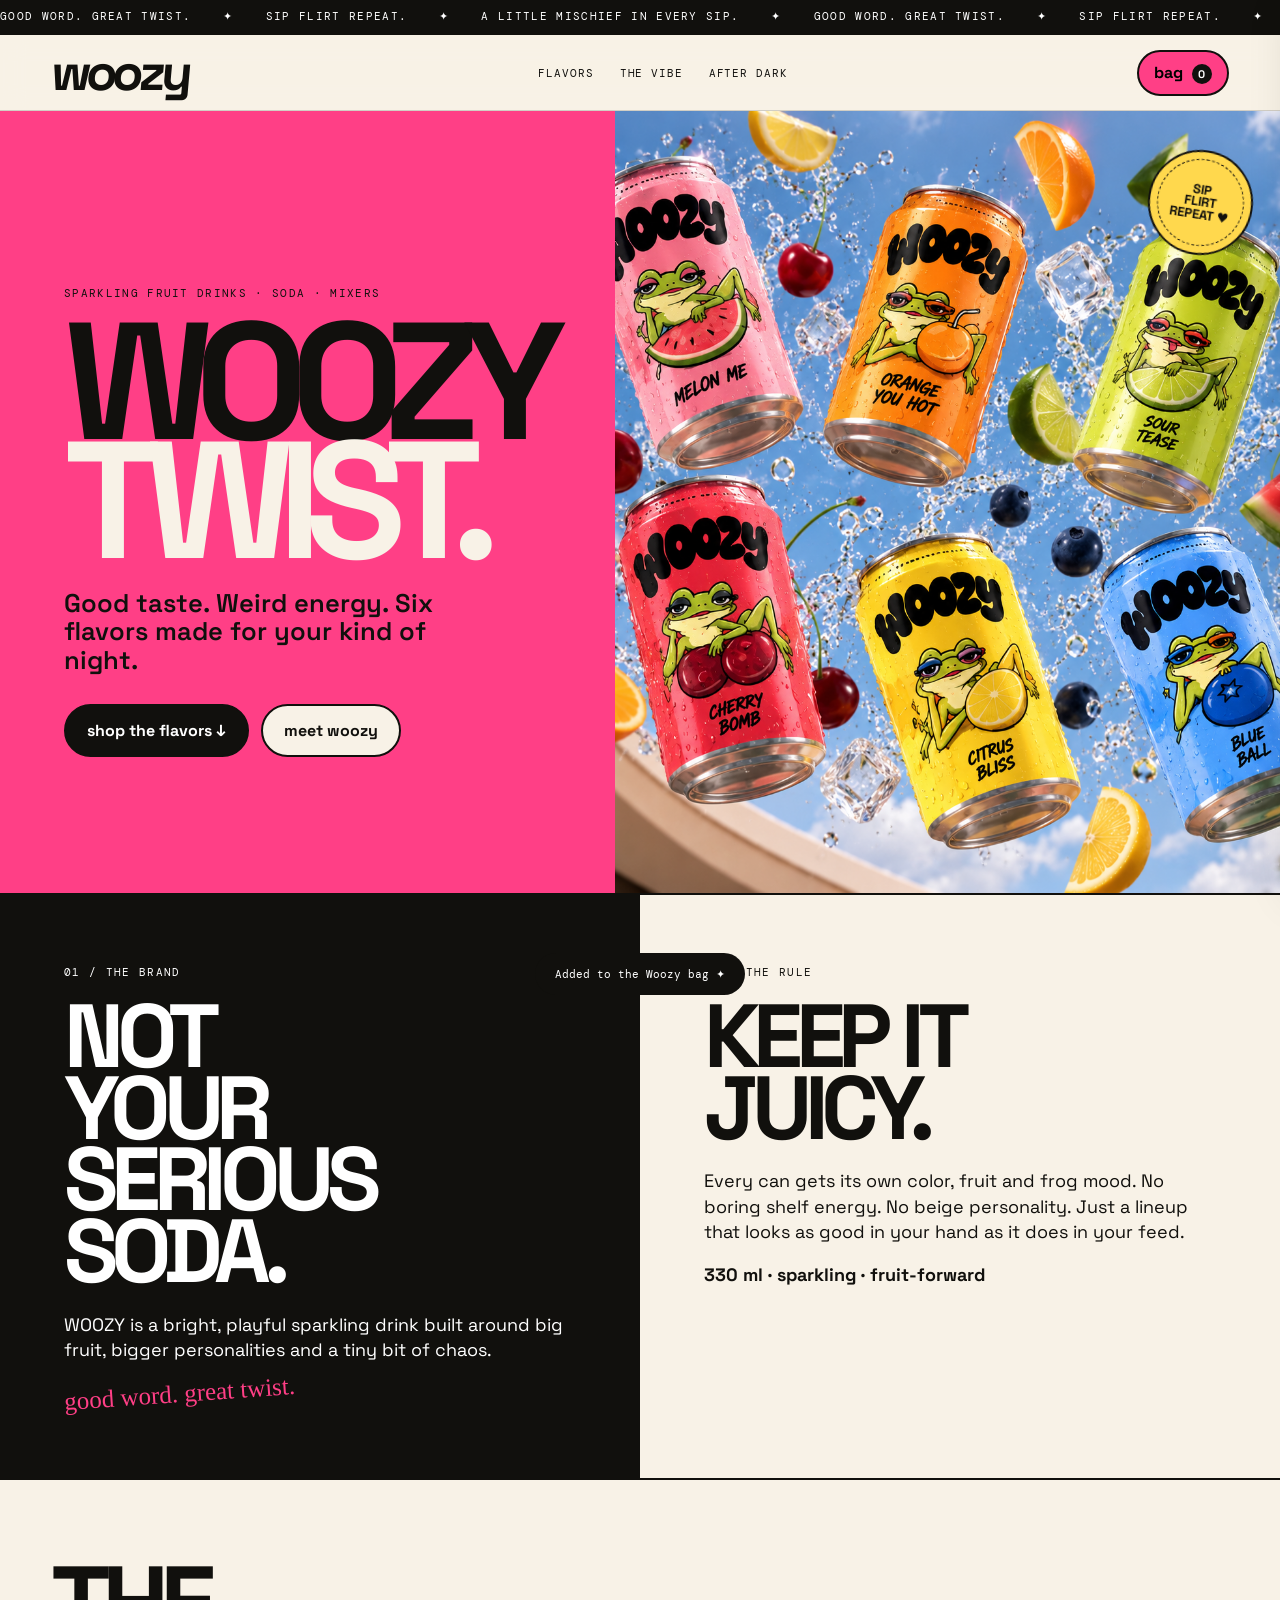
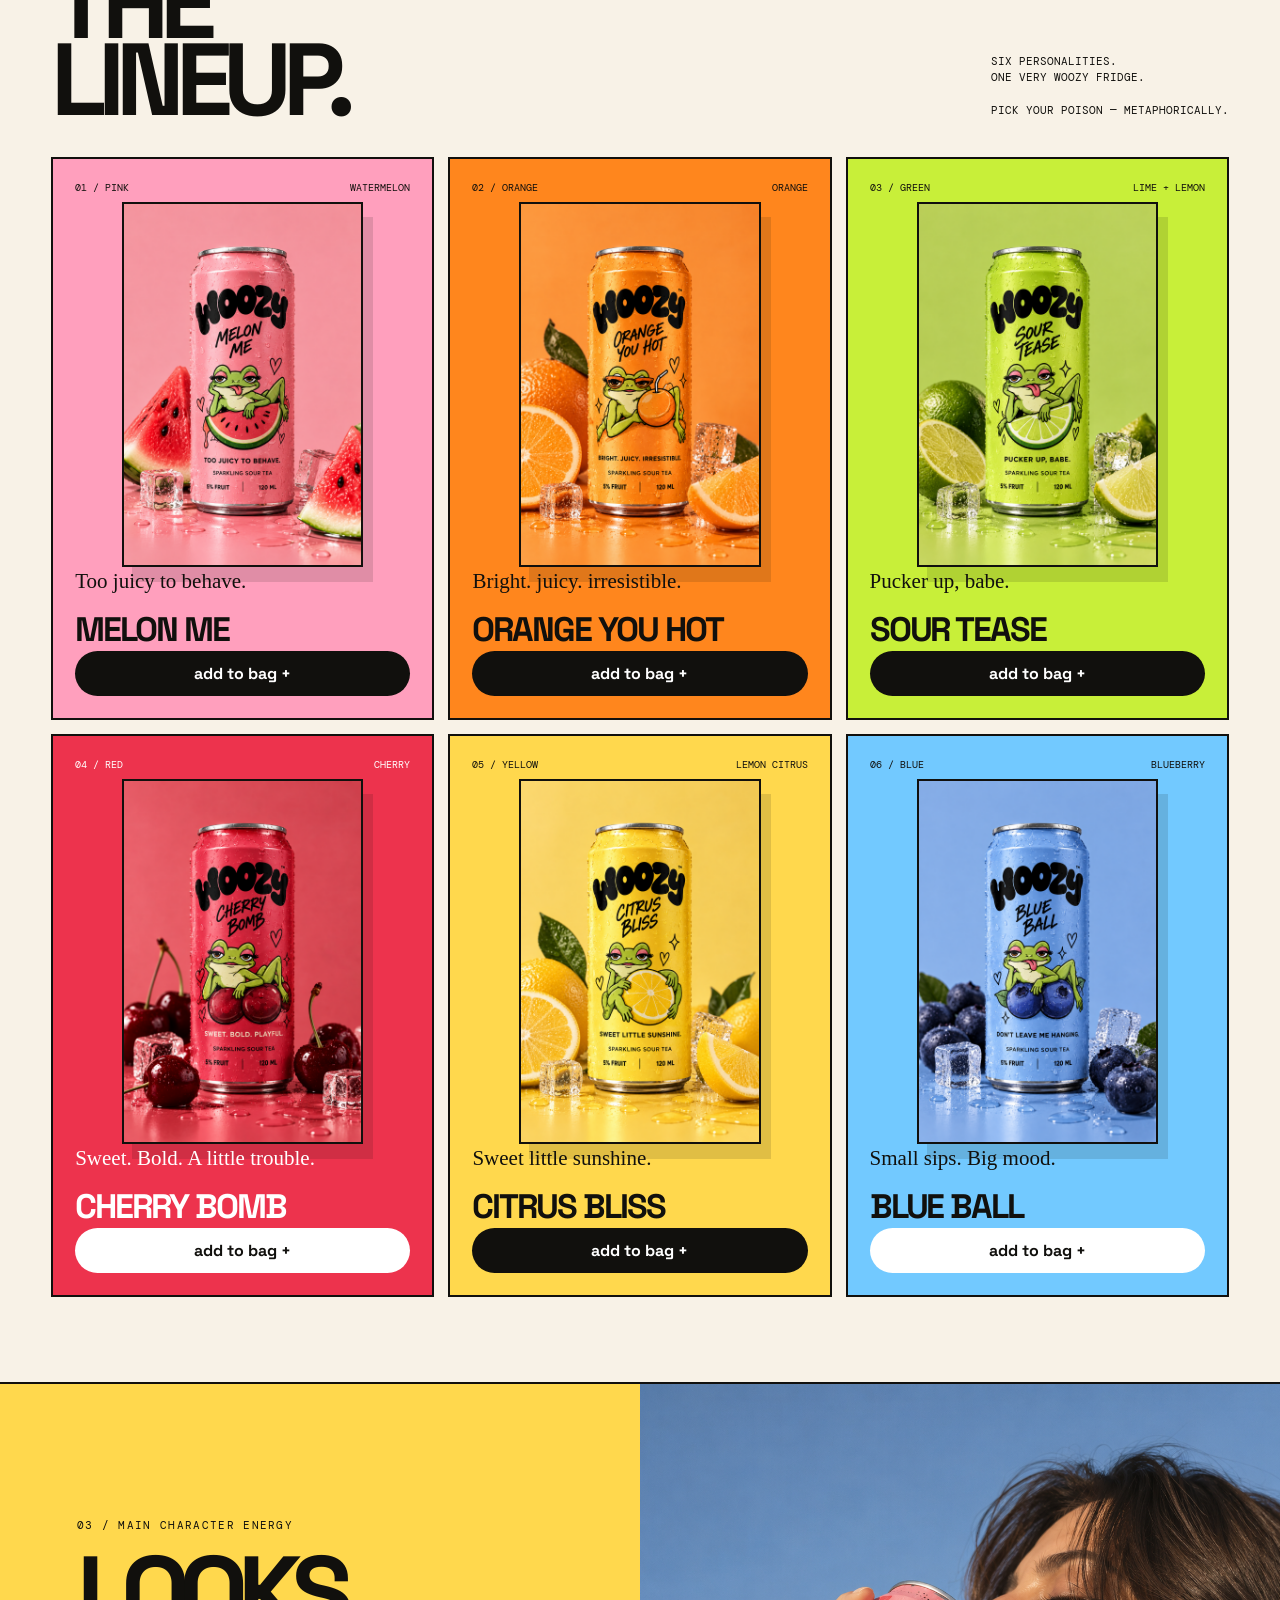
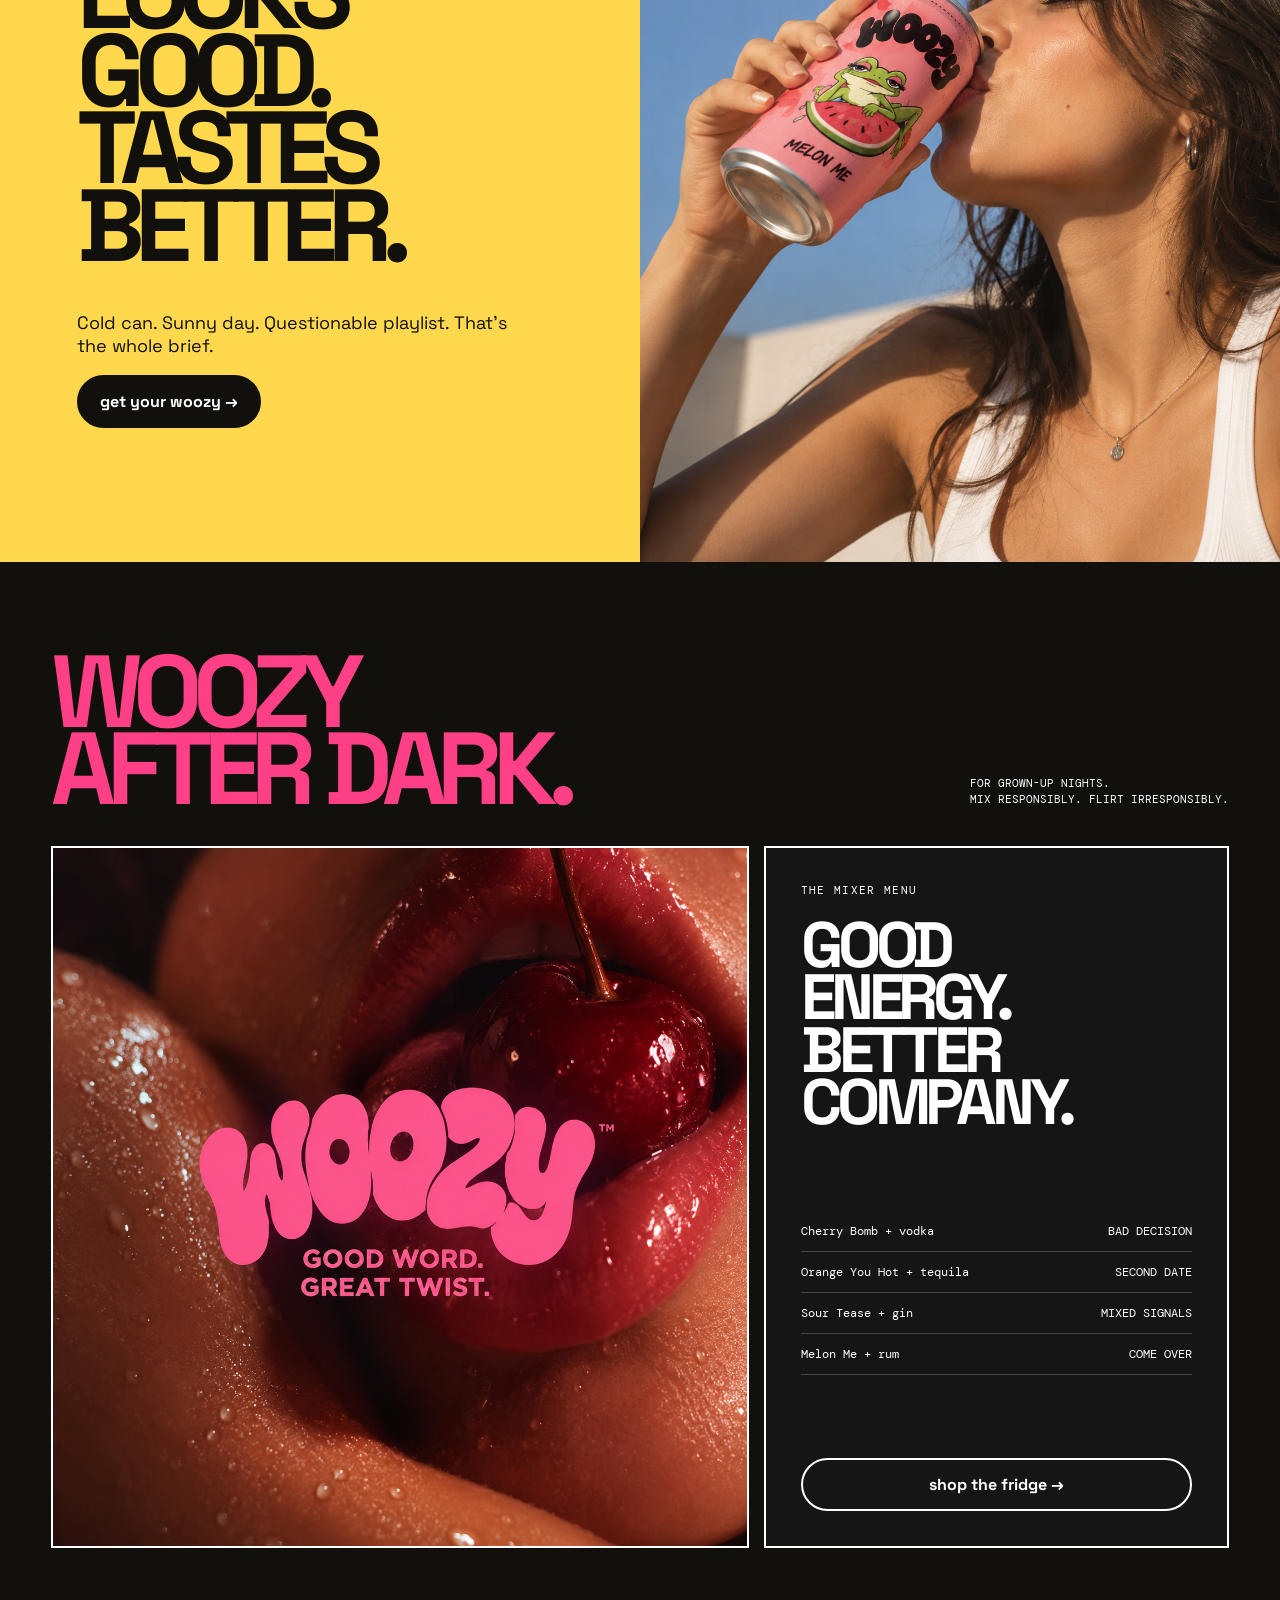
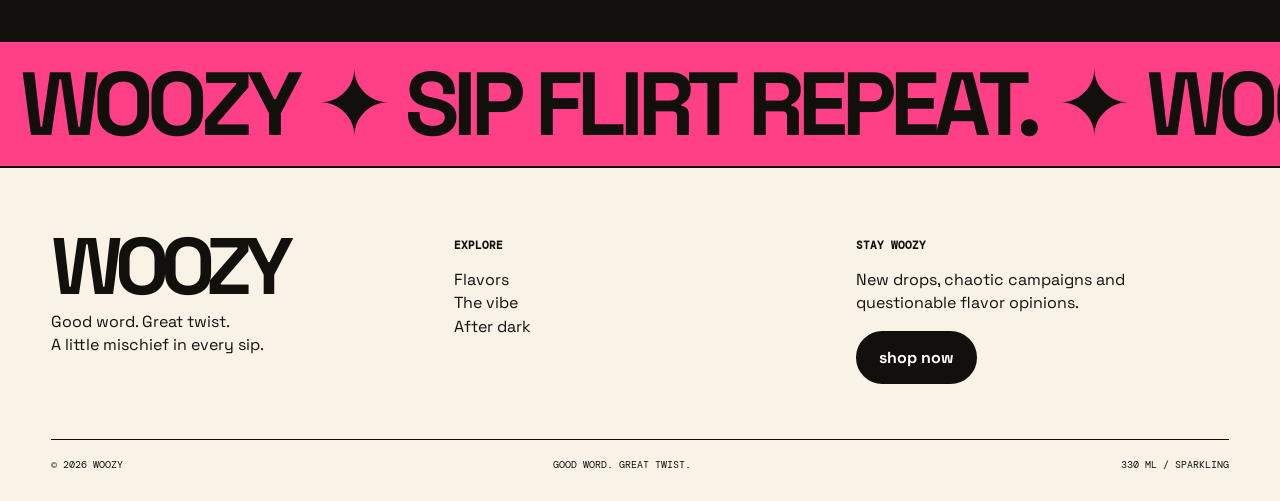
<file: index.html>
<!doctype html>
<html lang="en">
<head>
  <meta charset="utf-8" />
  <meta name="viewport" content="width=device-width,initial-scale=1" />
  <title>WOOZY — Good Word. Great Twist.</title>
  <meta name="description" content="WOOZY — sparkling fruit drinks for good times, weird nights and great twists." />
  <style>
    @import url('https://fonts.googleapis.com/css2?family=DM+Mono:wght@400;500&family=Space+Grotesk:wght@400;500;600;700&display=swap');
    *{box-sizing:border-box} html{scroll-behavior:smooth}
    :root{
      --ink:#11100d; --cream:#f8f2e7; --pink:#ff3f86; --pink2:#ff8eb6;
      --lime:#c8ef39; --orange:#ff861d; --blue:#72c9ff; --red:#ed334d;
      --yellow:#ffd84d; --green:#688b21; --line:rgba(17,16,13,.16);
    }
    body{margin:0;background:var(--cream);color:var(--ink);font-family:"Space Grotesk",system-ui,sans-serif;overflow-x:hidden}
    a{color:inherit;text-decoration:none} button{font:inherit}
    .ticker{background:var(--ink);color:#fff;white-space:nowrap;overflow:hidden;border-bottom:3px solid var(--ink)}
    .ticker-track{display:inline-flex;gap:32px;padding:9px 0;animation:marquee 22s linear infinite;font-family:"DM Mono",monospace;font-size:11px;letter-spacing:.12em;text-transform:uppercase}
    @keyframes marquee{to{transform:translateX(-50%)}}
    nav{position:sticky;top:0;z-index:20;background:rgba(248,242,231,.92);backdrop-filter:blur(12px);border-bottom:1.5px solid var(--line);height:76px;display:flex;align-items:center;justify-content:space-between;padding:0 4vw}
    .wordmark{font-weight:900;font-size:clamp(32px,4vw,54px);letter-spacing:-.09em;line-height:.7}
    .wordmark span{display:inline-block;transform:skew(-5deg)}
    .navlinks{display:flex;gap:26px;font-family:"DM Mono",monospace;font-size:11px;text-transform:uppercase;letter-spacing:.08em}
    .navlinks a:hover{text-decoration:underline;text-underline-offset:5px}
    .cart-btn{border:2px solid var(--ink);background:var(--pink);padding:10px 15px;border-radius:999px;cursor:pointer;font-weight:700}
    .cart-count{display:inline-grid;place-items:center;min-width:20px;height:20px;border-radius:50%;background:var(--ink);color:white;margin-left:5px;font-size:11px}

    .hero{min-height:calc(100vh - 116px);display:grid;grid-template-columns:.8fr 1.2fr;position:relative;overflow:hidden;border-bottom:2px solid var(--ink)}
    .hero-copy{padding:8vw 5vw 5vw;display:flex;flex-direction:column;justify-content:center;background:var(--pink)}
    .eyebrow{font-family:"DM Mono",monospace;font-size:11px;letter-spacing:.12em;text-transform:uppercase;margin-bottom:22px}
    h1{font-size:clamp(78px,13vw,190px);line-height:.72;letter-spacing:-.1em;margin:0 0 28px;font-weight:900}
    .hero-copy h1{color:var(--ink)}
    .hero-copy h1 .twist{color:var(--cream);display:block}
    .hero-sub{font-size:clamp(18px,2vw,27px);max-width:430px;line-height:1.1;font-weight:600}
    .hero-actions{display:flex;gap:12px;margin-top:30px;flex-wrap:wrap}
    .btn{display:inline-flex;align-items:center;justify-content:center;padding:14px 21px;border:2px solid var(--ink);border-radius:999px;font-weight:800;cursor:pointer;transition:.2s}
    .btn:hover{transform:translate(-3px,-3px);box-shadow:5px 5px 0 var(--ink)}
    .btn.dark{background:var(--ink);color:#fff}.btn.light{background:var(--cream)}
    .hero-art{position:relative;background:#7fc7f2;display:flex;align-items:center;justify-content:center;overflow:hidden}
    .hero-art img{width:100%;height:100%;object-fit:cover;object-position:center;mix-blend-mode:normal}
    .hero-sticker{position:absolute;right:4%;top:5%;background:var(--yellow);border:2px solid var(--ink);width:105px;height:105px;border-radius:50%;display:grid;place-items:center;text-align:center;font-weight:900;font-size:13px;line-height:.95;transform:rotate(9deg);z-index:2}
    .hero-sticker:after{content:"";position:absolute;inset:7px;border:1px dashed var(--ink);border-radius:50%}

    .intro{display:grid;grid-template-columns:1fr 1fr;border-bottom:2px solid var(--ink)}
    .intro > div{padding:70px 5vw}.intro .black{background:var(--ink);color:#fff}
    .intro h2{font-size:clamp(44px,7vw,100px);letter-spacing:-.08em;line-height:.8;margin:0 0 24px}
    .intro p{font-size:18px;line-height:1.4;max-width:560px}
    .scribble{font-family:cursive;font-size:25px;transform:rotate(-4deg);display:inline-block;color:var(--pink)}

    .flavors{padding:85px 4vw;border-bottom:2px solid var(--ink)}
    .section-head{display:flex;align-items:end;justify-content:space-between;gap:20px;margin-bottom:38px}
    .section-head h2{font-size:clamp(50px,8vw,115px);letter-spacing:-.09em;line-height:.75;margin:0}
    .section-head p{max-width:360px;margin:0;font-family:"DM Mono",monospace;font-size:11px;text-transform:uppercase;line-height:1.5}
    .grid{display:grid;grid-template-columns:repeat(3,1fr);gap:14px}
    .card{min-height:490px;border:2px solid var(--ink);position:relative;overflow:hidden;display:flex;flex-direction:column;justify-content:space-between;padding:22px;transition:.25s}
    .card:hover{transform:rotate(-1deg) translateY(-6px);box-shadow:8px 8px 0 var(--ink)}
    .card:nth-child(1){background:#ff9fbd}.card:nth-child(2){background:var(--orange)}.card:nth-child(3){background:var(--lime)}
    .card:nth-child(4){background:var(--red);color:#fff}.card:nth-child(5){background:var(--yellow)}.card:nth-child(6){background:var(--blue)}
    .flavor-no{font-family:"DM Mono",monospace;font-size:10px;display:flex;justify-content:space-between;text-transform:uppercase}
    .can{width:54%;aspect-ratio:.46/1;border-radius:22px 22px 15px 15px;border:4px solid rgba(17,16,13,.8);margin:10px auto 0;position:relative;box-shadow:10px 15px 0 rgba(17,16,13,.15);display:flex;align-items:center;justify-content:center;overflow:hidden}
    .can:before{content:"";position:absolute;top:0;left:0;right:0;height:16px;background:#d7d0c3;border-bottom:2px solid rgba(17,16,13,.45)}
    .can .can-logo{font-size:39px;font-weight:900;letter-spacing:-.11em;transform:rotate(-4deg);color:var(--ink)}
    .frog{position:absolute;bottom:25%;font-size:60px;filter:drop-shadow(2px 3px 0 rgba(17,16,13,.35))}
    .fruit{position:absolute;bottom:9%;font-size:55px}
    .card h3{font-size:34px;letter-spacing:-.06em;margin:0}
    .card .tag{font-family:cursive;font-size:21px;display:block;margin:2px 0 14px}
    .card .buy{background:var(--ink);color:#fff;border:0;border-radius:999px;padding:12px 15px;font-weight:800;cursor:pointer;width:100%}
    .card:nth-child(4) .buy,.card:nth-child(6) .buy{background:#fff;color:var(--ink)}

    .statement{display:grid;grid-template-columns:1fr 1fr;min-height:640px;border-bottom:2px solid var(--ink)}
    .statement-copy{padding:75px 6vw;background:var(--yellow);display:flex;flex-direction:column;justify-content:center}
    .statement-copy h2{font-size:clamp(55px,8vw,120px);line-height:.76;letter-spacing:-.1em;margin:0 0 28px}
    .statement-copy p{max-width:440px;font-size:18px}
    .statement-media{overflow:hidden}.statement-media img{width:100%;height:100%;object-fit:cover}

    .after-dark{background:var(--ink);color:#fff;padding:90px 4vw;border-bottom:2px solid var(--ink)}
    .after-dark .section-head h2{color:var(--pink)}
    .after-grid{display:grid;grid-template-columns:1.2fr .8fr;gap:15px}
    .after-image{min-height:530px;overflow:hidden;border:2px solid #fff}
    .after-image img{width:100%;height:100%;object-fit:cover}
    .mixer{border:2px solid #fff;padding:35px;display:flex;flex-direction:column;justify-content:space-between;background:#151515}
    .mixer h3{font-size:64px;line-height:.82;letter-spacing:-.08em;margin:0}
    .mixer ul{padding:0;list-style:none;font-family:"DM Mono",monospace;font-size:12px;line-height:2}
    .mixer li{border-bottom:1px solid rgba(255,255,255,.2);padding:8px 0;display:flex;justify-content:space-between}
    .mixer .btn{border-color:#fff}

    .marquee2{overflow:hidden;background:var(--pink);border-bottom:2px solid var(--ink);border-top:2px solid var(--ink)}
    .marquee2 div{font-size:clamp(40px,7vw,100px);font-weight:900;letter-spacing:-.07em;white-space:nowrap;animation:marquee 20s linear infinite;padding:5px 0}
    .marquee2 span{padding:0 20px}

    footer{padding:70px 4vw 30px;background:var(--cream)}
    .footer-top{display:grid;grid-template-columns:1fr 1fr 1fr;gap:30px;padding-bottom:55px}
    footer h2{font-size:80px;letter-spacing:-.1em;line-height:.7;margin:0}
    footer h3{margin:0 0 14px;font-family:"DM Mono",monospace;font-size:11px;text-transform:uppercase}
    footer p{max-width:350px;line-height:1.45}
    .footline{border-top:1.5px solid var(--ink);padding-top:18px;display:flex;justify-content:space-between;font-family:"DM Mono",monospace;font-size:10px;text-transform:uppercase}

    .toast{position:fixed;left:50%;bottom:25px;transform:translate(-50%,120px);background:var(--ink);color:#fff;padding:14px 20px;border-radius:999px;z-index:50;transition:.3s;font-family:"DM Mono",monospace;font-size:11px}
    .toast.show{transform:translate(-50%,0)}
    .cart-panel{position:fixed;right:0;top:0;width:min(390px,92vw);height:100vh;background:var(--cream);z-index:40;border-left:2px solid var(--ink);padding:28px;transform:translateX(105%);transition:.35s;box-shadow:-12px 0 40px rgba(0,0,0,.1)}
    .cart-panel.open{transform:translateX(0)}
    .cart-head{display:flex;justify-content:space-between;align-items:center;border-bottom:2px solid var(--ink);padding-bottom:18px}
    .cart-head h3{font-size:35px;letter-spacing:-.06em;margin:0}.close{background:none;border:0;font-size:28px;cursor:pointer}
    .cart-items{padding:20px 0;min-height:45vh}.cart-item{display:flex;justify-content:space-between;gap:10px;border-bottom:1px solid var(--line);padding:14px 0}
    .cart-item small{font-family:"DM Mono",monospace}
    .cart-total{border-top:2px solid var(--ink);padding-top:18px;display:flex;justify-content:space-between;font-size:21px;font-weight:800}
    .checkout{width:100%;margin-top:15px;background:var(--pink);border:2px solid var(--ink);border-radius:999px;padding:14px;font-weight:900;cursor:pointer}
    /* product photography + motion */
    .card{transform:translateY(18px);opacity:0;animation:cardIn .75s cubic-bezier(.2,.8,.2,1) forwards;}
    .card:nth-child(1){animation-delay:.05s}.card:nth-child(2){animation-delay:.12s}.card:nth-child(3){animation-delay:.19s}
    .card:nth-child(4){animation-delay:.26s}.card:nth-child(5){animation-delay:.33s}.card:nth-child(6){animation-delay:.40s}
    @keyframes cardIn{to{transform:translateY(0);opacity:1}}
    .product-photo{width:72%;height:365px;object-fit:cover;object-position:center;border:2px solid var(--ink);display:block;margin:8px auto 0;box-shadow:10px 15px 0 rgba(17,16,13,.13);transition:transform .45s cubic-bezier(.2,.8,.2,1),box-shadow .45s;}
    .card:hover .product-photo{transform:translateY(-9px) rotate(1deg) scale(1.015);box-shadow:14px 20px 0 rgba(17,16,13,.16)}
    .hero-art img{animation:heroFloat 6s ease-in-out infinite}
    @keyframes heroFloat{0%,100%{transform:scale(1) translateY(0)}50%{transform:scale(1.015) translateY(-7px)}}
    .hero-copy h1 .twist{animation:twistPop 1.1s .2s both cubic-bezier(.2,1.2,.2,1)}
    @keyframes twistPop{from{transform:translateY(35px) rotate(-3deg);opacity:0}to{transform:translateY(0) rotate(0);opacity:1}}
    .hero-sticker{animation:stickerWiggle 4s ease-in-out infinite}
    @keyframes stickerWiggle{0%,100%{transform:rotate(9deg) translateY(0)}50%{transform:rotate(4deg) translateY(-7px)}}
    .marquee2 div{animation-duration:18s}
    @media(prefers-reduced-motion:reduce){*,*::before,*::after{animation:none!important;transition:none!important;scroll-behavior:auto!important}}

    @media(max-width:900px){
      .navlinks{display:none}.hero,.intro,.statement,.after-grid{grid-template-columns:1fr}
      .hero{min-height:auto}.hero-copy{padding:70px 7vw}.hero-art{min-height:65vh}
      .grid{grid-template-columns:repeat(2,1fr)}.statement-copy{min-height:520px}.after-image{min-height:430px}
      .footer-top{grid-template-columns:1fr}
    }
    @media(max-width:600px){
      nav{height:68px;padding:0 18px}.wordmark{font-size:39px}.hero-copy h1{font-size:88px}
      .grid{grid-template-columns:1fr}.card{min-height:450px}.section-head{display:block}.section-head p{margin-top:20px}
      .hero-art{min-height:55vh}.intro > div,.flavors,.statement-copy,.after-dark{padding:55px 6vw}
      footer{padding:55px 6vw 25px}
    }
  </style>
</head>
<body>
  <div class="ticker"><div class="ticker-track">
    <span>GOOD WORD. GREAT TWIST.</span><span>✦</span><span>SIP FLIRT REPEAT.</span><span>✦</span><span>A LITTLE MISCHIEF IN EVERY SIP.</span><span>✦</span>
    <span>GOOD WORD. GREAT TWIST.</span><span>✦</span><span>SIP FLIRT REPEAT.</span><span>✦</span><span>A LITTLE MISCHIEF IN EVERY SIP.</span><span>✦</span>
  </div></div>

  <nav>
    <a href="#" class="wordmark" aria-label="Woozy home"><span>woozy</span></a>
    <div class="navlinks"><a href="#flavors">flavors</a><a href="#story">the vibe</a><a href="#afterdark">after dark</a></div>
    <button class="cart-btn" id="openCart">bag <span class="cart-count" id="cartCount">0</span></button>
  </nav>

  <main>
    <section class="hero">
      <div class="hero-copy">
        <div class="eyebrow">sparkling fruit drinks · soda · mixers</div>
        <h1>WOOZY<span class="twist">TWIST.</span></h1>
        <div class="hero-sub">Good taste. Weird energy. Six flavors made for your kind of night.</div>
        <div class="hero-actions">
          <a class="btn dark" href="#flavors">shop the flavors ↓</a>
          <a class="btn light" href="#story">meet woozy</a>
        </div>
      </div>
      <div class="hero-art">
        <div class="hero-sticker">SIP<br>FLIRT<br>REPEAT ♥</div>
        <img src="assets/woozy-six-can-hero.png" alt="Six colorful Woozy cans floating with fruit and splashes">
      </div>
    </section>

    <section class="intro" id="story">
      <div class="black">
        <div class="eyebrow">01 / the brand</div>
        <h2>NOT<br>YOUR<br>SERIOUS<br>SODA.</h2>
        <p>WOOZY is a bright, playful sparkling drink built around big fruit, bigger personalities and a tiny bit of chaos.</p>
        <span class="scribble">good word. great twist.</span>
      </div>
      <div>
        <div class="eyebrow">02 / the rule</div>
        <h2>KEEP IT<br>JUICY.</h2>
        <p>Every can gets its own color, fruit and frog mood. No boring shelf energy. No beige personality. Just a lineup that looks as good in your hand as it does in your feed.</p>
        <p><strong>330 ml · sparkling · fruit-forward</strong></p>
      </div>
    </section>

    <section class="flavors" id="flavors">
      <div class="section-head">
        <h2>THE<br>LINEUP.</h2>
        <p>Six personalities.<br>One very woozy fridge.<br><br>Pick your poison — metaphorically.</p>
      </div>
      <div class="grid">
        <article class="card" data-name="Melon Me">
          <div class="flavor-no"><span>01 / pink</span><span>watermelon</span></div>
          <img class="product-photo" src="assets/melon-me.png" alt="WOOZY Melon Me can with watermelon and frog">
          <div><div class="tag">Too juicy to behave.</div><h3>MELON ME</h3><button class="buy" onclick="addToCart('Melon Me')">add to bag +</button></div>
        </article>
        <article class="card" data-name="Orange You Hot">
          <div class="flavor-no"><span>02 / orange</span><span>orange</span></div>
          <img class="product-photo" src="assets/orange-you-hot.png" alt="WOOZY Orange You Hot can with orange and frog">
          <div><div class="tag">Bright. juicy. irresistible.</div><h3>ORANGE YOU HOT</h3><button class="buy" onclick="addToCart('Orange You Hot')">add to bag +</button></div>
        </article>
        <article class="card" data-name="Sour Tease">
          <div class="flavor-no"><span>03 / green</span><span>lime + lemon</span></div>
          <img class="product-photo" src="assets/sour-tease.png" alt="WOOZY Sour Tease can with lime and frog">
          <div><div class="tag">Pucker up, babe.</div><h3>SOUR TEASE</h3><button class="buy" onclick="addToCart('Sour Tease')">add to bag +</button></div>
        </article>
        <article class="card" data-name="Cherry Bomb">
          <div class="flavor-no"><span>04 / red</span><span>cherry</span></div>
          <img class="product-photo" src="assets/cherry-bomb.png" alt="WOOZY Cherry Bomb can with cherries and frog">
          <div><div class="tag">Sweet. Bold. A little trouble.</div><h3>CHERRY BOMB</h3><button class="buy" onclick="addToCart('Cherry Bomb')">add to bag +</button></div>
        </article>
        <article class="card" data-name="Citrus Bliss">
          <div class="flavor-no"><span>05 / yellow</span><span>lemon citrus</span></div>
          <img class="product-photo" src="assets/citrus-bliss.png" alt="WOOZY Citrus Bliss can with citrus and frog">
          <div><div class="tag">Sweet little sunshine.</div><h3>CITRUS BLISS</h3><button class="buy" onclick="addToCart('Citrus Bliss')">add to bag +</button></div>
        </article>
        <article class="card" data-name="Blue Ball">
          <div class="flavor-no"><span>06 / blue</span><span>blueberry</span></div>
          <img class="product-photo" src="assets/blue-ball.png" alt="WOOZY Blue Ball can with blueberries and frog">
          <div><div class="tag">Small sips. Big mood.</div><h3>BLUE BALL</h3><button class="buy" onclick="addToCart('Blue Ball')">add to bag +</button></div>
        </article>
      </div>
    </section>

    <section class="statement">
      <div class="statement-copy">
        <div class="eyebrow">03 / main character energy</div>
        <h2>LOOKS<br>GOOD.<br>TASTES<br>BETTER.</h2>
        <p>Cold can. Sunny day. Questionable playlist. That's the whole brief.</p>
        <a href="#flavors" class="btn dark" style="width:max-content">get your woozy →</a>
      </div>
      <div class="statement-media"><img src="assets/woozy-melon-sip.png" alt="Person enjoying a Woozy Melon Me drink in sunlight"></div>
    </section>

    <section class="after-dark" id="afterdark">
      <div class="section-head">
        <h2>WOOZY<br>AFTER DARK.</h2>
        <p>For grown-up nights.<br>Mix responsibly. Flirt irresponsibly.</p>
      </div>
      <div class="after-grid">
        <div class="after-image"><img src="assets/woozy-cherry-after-dark.png" alt="Moody Cherry Woozy visual for after-dark occasions"></div>
        <div class="mixer">
          <div>
            <div class="eyebrow">the mixer menu</div>
            <h3>GOOD<br>ENERGY.<br>BETTER<br>COMPANY.</h3>
          </div>
          <ul>
            <li><span>Cherry Bomb + vodka</span><span>BAD DECISION</span></li>
            <li><span>Orange You Hot + tequila</span><span>SECOND DATE</span></li>
            <li><span>Sour Tease + gin</span><span>MIXED SIGNALS</span></li>
            <li><span>Melon Me + rum</span><span>COME OVER</span></li>
          </ul>
          <a class="btn" href="#flavors">shop the fridge →</a>
        </div>
      </div>
    </section>

    <div class="marquee2"><div><span>WOOZY</span>✦<span>SIP FLIRT REPEAT.</span>✦<span>WOOZY</span>✦<span>GOOD WORD. GREAT TWIST.</span>✦</div></div>
  </main>

  <footer>
    <div class="footer-top">
      <div><h2>WOOZY</h2><p>Good word. Great twist.<br>A little mischief in every sip.</p></div>
      <div><h3>Explore</h3><p><a href="#flavors">Flavors</a><br><a href="#story">The vibe</a><br><a href="#afterdark">After dark</a></p></div>
      <div><h3>Stay woozy</h3><p>New drops, chaotic campaigns and questionable flavor opinions.</p><a class="btn dark" href="#flavors">shop now</a></div>
    </div>
    <div class="footline"><span>© 2026 WOOZY</span><span>GOOD WORD. GREAT TWIST.</span><span>330 ML / SPARKLING</span></div>
  </footer>

  <aside class="cart-panel" id="cartPanel">
    <div class="cart-head"><h3>Your bag.</h3><button class="close" id="closeCart">×</button></div>
    <div class="cart-items" id="cartItems"><p>Your bag is suspiciously empty.</p></div>
    <div class="cart-total"><span>Total</span><span id="cartTotal">₹0</span></div>
    <button class="checkout" onclick="checkout()">CHECKOUT →</button>
  </aside>
  <div class="toast" id="toast">Added to the Woozy bag ✦</div>

  <script>
    const cart = [];
    const price = 149;
    const countEl = document.getElementById('cartCount');
    const itemsEl = document.getElementById('cartItems');
    const totalEl = document.getElementById('cartTotal');
    const toast = document.getElementById('toast');
    const panel = document.getElementById('cartPanel');

    function addToCart(name){
      const existing = cart.find(x=>x.name===name);
      if(existing) existing.qty++;
      else cart.push({name,qty:1});
      renderCart();
      panel.classList.add('open');
      toast.classList.add('show');
      setTimeout(()=>toast.classList.remove('show'),1400);
    }
    function renderCart(){
      const totalQty = cart.reduce((a,x)=>a+x.qty,0);
      const total = totalQty*price;
      countEl.textContent = totalQty;
      totalEl.textContent = '₹'+total;
      if(!cart.length){itemsEl.innerHTML='<p>Your bag is suspiciously empty.</p>';return}
      itemsEl.innerHTML = cart.map((x,i)=>`
        <div class="cart-item">
          <div><strong>${x.name}</strong><br><small>₹${price} × ${x.qty}</small></div>
          <div><button onclick="changeQty(${i},-1)">−</button> <b>${x.qty}</b> <button onclick="changeQty(${i},1)">+</button></div>
        </div>`).join('');
    }
    function changeQty(i,d){
      cart[i].qty += d;
      if(cart[i].qty<=0) cart.splice(i,1);
      renderCart();
    }
    function checkout(){
      if(!cart.length){toast.textContent='Your bag needs a little woozy first.';toast.classList.add('show');setTimeout(()=>toast.classList.remove('show'),1600);return}
      toast.textContent='Checkout demo — coming soon ✦';
      toast.classList.add('show');setTimeout(()=>toast.classList.remove('show'),1800);
    }
    document.getElementById('openCart').onclick=()=>panel.classList.add('open');
    document.getElementById('closeCart').onclick=()=>panel.classList.remove('open');
  </script>
</body>
</html>
</file>
